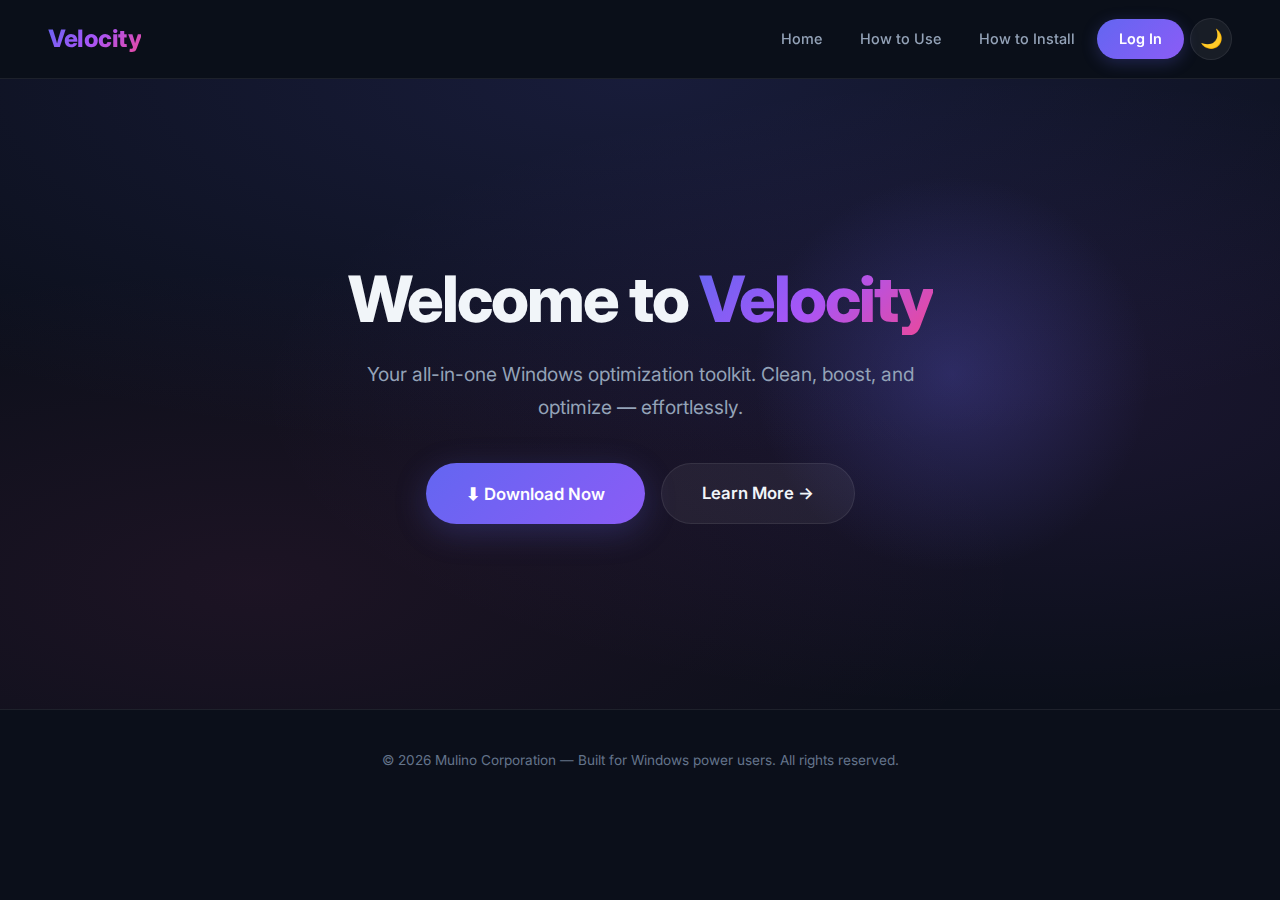
<file: home/index.html>
<!DOCTYPE html>
<html lang="en">

<head>
    <meta charset="UTF-8">
    <meta name="viewport" content="width=device-width, initial-scale=1.0">
    <meta name="description" content="Velocity home — your Windows optimization dashboard.">
    <title>Home — Velocity</title>
    <link rel="stylesheet" href="../style.css">
</head>

<body>
    <nav class="navbar">
        <a href="../index.html" class="navbar-logo">Velocity</a>
        <div class="nav-links">
            <a href="../index.html" class="nav-button">Home</a>
            <a href="../how-to-use/index.html" class="nav-button">How to Use</a>
            <a href="../how-to-install/index.html" class="nav-button">How to Install</a>
            <a href="../download/index.html" class="nav-button" id="navDownloadBtn" style="display:none;">Download</a>
            <a href="../profile/index.html" class="nav-button nav-profile" id="navProfileBtn"
                style="display:none;">Profile</a>
            <a href="#" class="nav-button nav-logout" id="navLogoutBtn" style="display:none;" onclick="logoutUser()">Log
                Out</a>
            <a href="../auth/index.html#login" class="nav-button nav-login" id="navLoginBtn">Log In</a>
            <button class="theme-toggle" id="themeToggle" onclick="toggleTheme()" title="Toggle theme">🌙</button>
        </div>
    </nav>

    <section class="hero" style="min-height:70vh;">
        <div class="hero-content">
            <h1 class="fade-in">Welcome to <span class="gradient-text">Velocity</span></h1>
            <p class="fade-in fade-in-delay-1">Your all-in-one Windows optimization toolkit. Clean, boost, and optimize
                — effortlessly.</p>
            <div class="fade-in fade-in-delay-2" style="display:flex;gap:16px;justify-content:center;flex-wrap:wrap;">
                <button class="btn-primary" id="downloadBtn">⬇ Download Now</button>
                <a href="../how-to-use/index.html" class="btn-secondary">Learn More →</a>
            </div>
        </div>
    </section>

    <footer class="footer">
        <p>© 2026 Mulino Corporation — Built for Windows power users. All rights reserved.</p>
    </footer>

    <script>
        function toggleTheme() {
            const current = document.documentElement.getAttribute('data-theme');
            const next = current === 'light' ? 'dark' : 'light';
            document.documentElement.setAttribute('data-theme', next);
            localStorage.setItem('velocity_theme', next);
            document.getElementById('themeToggle').textContent = next === 'light' ? '☀️' : '🌙';
        }
        (function () {
            const saved = localStorage.getItem('velocity_theme') || 'dark';
            if (saved === 'light') document.documentElement.setAttribute('data-theme', 'light');
            document.getElementById('themeToggle').textContent = saved === 'light' ? '☀️' : '🌙';
        })();

        document.addEventListener("DOMContentLoaded", () => {
            const key = localStorage.getItem('license_key');
            if (key && key.length === 16) {
                document.getElementById('navDownloadBtn').style.display = 'inline-block';
                document.getElementById('navProfileBtn').style.display = 'inline-block';
                document.getElementById('navLogoutBtn').style.display = 'inline-block';
                document.getElementById('navLoginBtn').style.display = 'none';
            }
        });

        function logoutUser() {
            localStorage.removeItem('license_key');
            localStorage.removeItem('user_email');
            localStorage.removeItem('user_name');
            location.reload();
        }

        document.getElementById('downloadBtn').addEventListener('click', () => {
            const key = localStorage.getItem('license_key');
            if (key && key.length === 16) {
                window.location.href = '../download/index.html';
            } else {
                window.location.href = '../auth/index.html';
            }
        });
    </script>
</body>

</html>
</file>
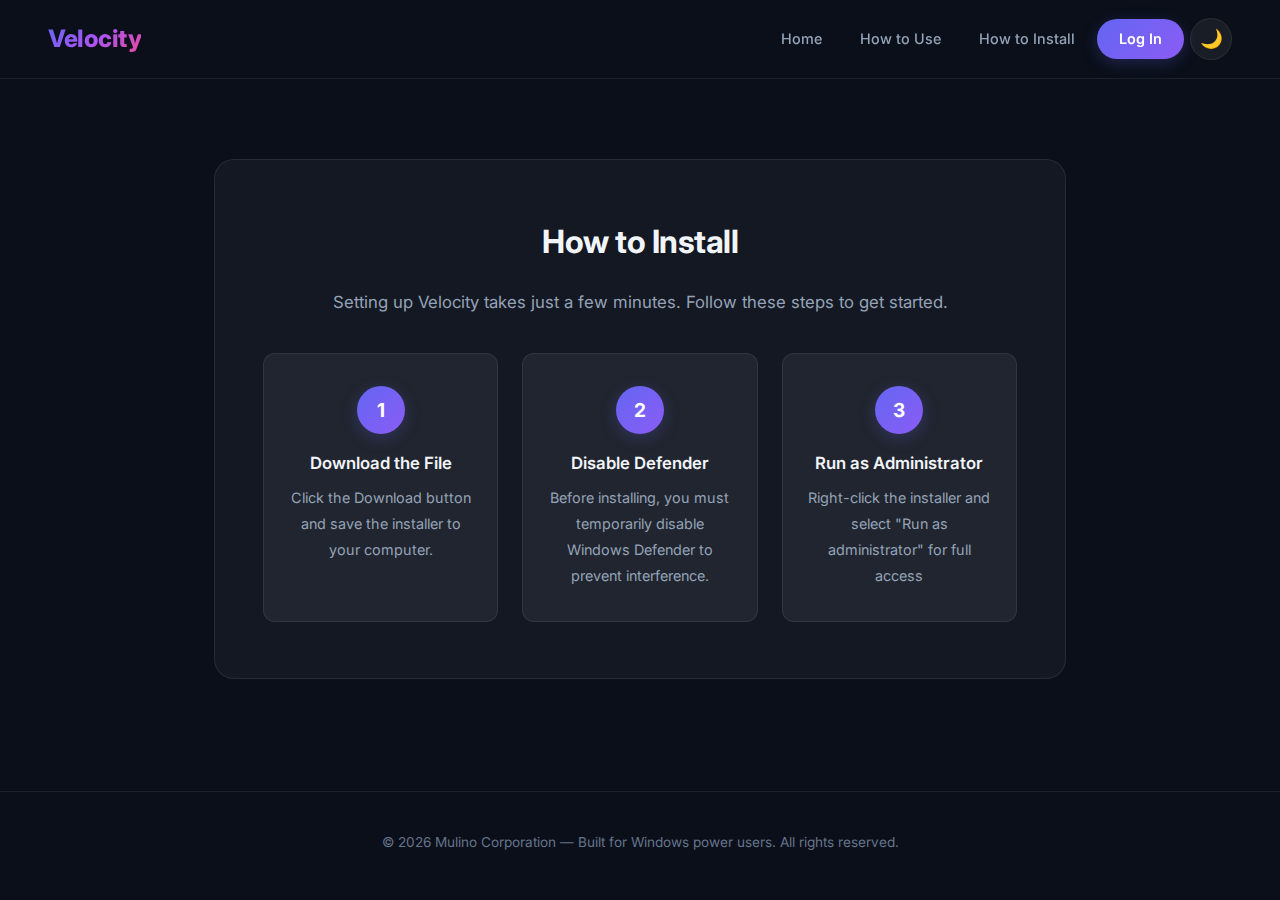
<file: how-to-install/index.html>
<!DOCTYPE html>
<html lang="en">

<head>
    <meta charset="UTF-8">
    <meta name="viewport" content="width=device-width, initial-scale=1.0">
    <meta name="description" content="How to install Velocity on your Windows PC.">
    <title>How to Install — Velocity</title>
    <link rel="stylesheet" href="../style.css">
</head>

<body>
    <nav class="navbar">
        <a href="../index.html" class="navbar-logo">Velocity</a>
        <div class="nav-links">
            <a href="../index.html" class="nav-button">Home</a>
            <a href="../how-to-use/index.html" class="nav-button">How to Use</a>
            <a href="index.html" class="nav-button">How to Install</a>
            <a href="../download/index.html" class="nav-button" id="navDownloadBtn" style="display:none;">Download</a>
            <a href="../profile/index.html" class="nav-button nav-profile" id="navProfileBtn"
                style="display:none;">Profile</a>
            <a href="#" class="nav-button nav-logout" id="navLogoutBtn" style="display:none;" onclick="logoutUser()">Log
                Out</a>
            <a href="../auth/index.html#login" class="nav-button nav-login" id="navLoginBtn">Log In</a>
            <button class="theme-toggle" id="themeToggle" onclick="toggleTheme()" title="Toggle theme">🌙</button>
        </div>
    </nav>

    <div class="content">
        <div class="section fade-in">
            <h2>How to Install</h2>
            <p>Setting up Velocity takes just a few minutes. Follow these steps to get started.</p>

            <div class="steps">
                <div class="step fade-in fade-in-delay-1">
                    <div class="step-number">1</div>
                    <h3>Download the File</h3>
                    <p>Click the Download button and save the installer to your computer.</p>
                </div>

                <div class="step fade-in">
                    <div class="step-number">2</div>
                    <h3>Disable Defender</h3>
                    <p>Before installing, you must temporarily disable Windows Defender to prevent interference.</p>
                </div>
                <div class="step fade-in fade-in-delay-2">
                    <div class="step-number">3</div>
                    <h3>Run as Administrator</h3>
                    <p>Right-click the installer and select "Run as administrator" for full access</p>
                </div>
            </div>
        </div>
    </div>

    <footer class="footer">
        <p>© 2026 Mulino Corporation — Built for Windows power users. All rights reserved.</p>
    </footer>

    <script>
        function toggleTheme() {
            const current = document.documentElement.getAttribute('data-theme');
            const next = current === 'light' ? 'dark' : 'light';
            document.documentElement.setAttribute('data-theme', next);
            localStorage.setItem('velocity_theme', next);
            document.getElementById('themeToggle').textContent = next === 'light' ? '☀️' : '🌙';
        }
        (function () {
            const saved = localStorage.getItem('velocity_theme') || 'dark';
            if (saved === 'light') document.documentElement.setAttribute('data-theme', 'light');
            document.getElementById('themeToggle').textContent = saved === 'light' ? '☀️' : '🌙';
        })();

        document.addEventListener("DOMContentLoaded", () => {
            const key = localStorage.getItem('license_key');
            if (key && key.length === 16) {
                document.getElementById('navDownloadBtn').style.display = 'inline-block';
                document.getElementById('navProfileBtn').style.display = 'inline-block';
                document.getElementById('navLogoutBtn').style.display = 'inline-block';
                document.getElementById('navLoginBtn').style.display = 'none';
            }
        });

        function logoutUser() {
            localStorage.removeItem('license_key');
            localStorage.removeItem('user_email');
            localStorage.removeItem('user_name');
            location.reload();
        }
    </script>
</body>

</html>
</file>
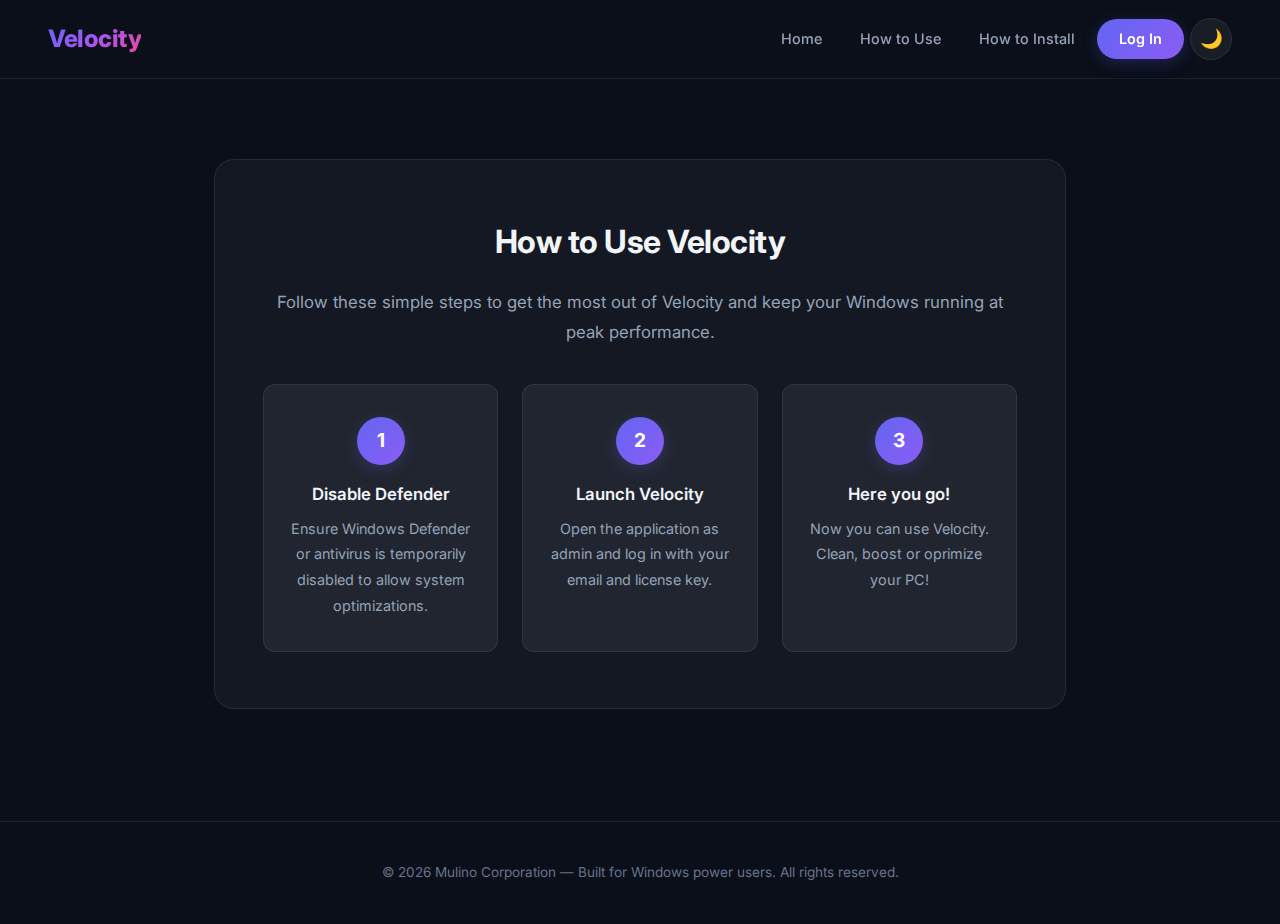
<file: how-to-use/index.html>
<!DOCTYPE html>
<html lang="en">

<head>
    <meta charset="UTF-8">
    <meta name="viewport" content="width=device-width, initial-scale=1.0">
    <meta name="description" content="Learn how to use Velocity to optimize your Windows PC.">
    <title>How to Use — Velocity</title>
    <link rel="stylesheet" href="../style.css">
</head>

<body>
    <nav class="navbar">
        <a href="../index.html" class="navbar-logo">Velocity</a>
        <div class="nav-links">
            <a href="../index.html" class="nav-button">Home</a>
            <a href="index.html" class="nav-button">How to Use</a>
            <a href="../how-to-install/index.html" class="nav-button">How to Install</a>
            <a href="../download/index.html" class="nav-button" id="navDownloadBtn" style="display:none;">Download</a>
            <a href="../profile/index.html" class="nav-button nav-profile" id="navProfileBtn"
                style="display:none;">Profile</a>
            <a href="#" class="nav-button nav-logout" id="navLogoutBtn" style="display:none;" onclick="logoutUser()">Log
                Out</a>
            <a href="../auth/index.html#login" class="nav-button nav-login" id="navLoginBtn">Log In</a>
            <button class="theme-toggle" id="themeToggle" onclick="toggleTheme()" title="Toggle theme">🌙</button>
        </div>
    </nav>

    <div class="content">
        <div class="section fade-in">
            <h2>How to Use Velocity</h2>
            <p>Follow these simple steps to get the most out of Velocity and keep your Windows running at peak
                performance.</p>

            <div class="steps">
                <div class="step fade-in">
                    <div class="step-number">1</div>
                    <h3>Disable Defender</h3>
                    <p>Ensure Windows Defender or antivirus is temporarily disabled to allow system optimizations.</p>
                </div>
                <div class="step fade-in fade-in-delay-1">
                    <div class="step-number">2</div>
                    <h3>Launch Velocity</h3>
                    <p>Open the application as admin and log in with your email and license key.</p>
                </div>
                <div class="step fade-in fade-in-delay-2">
                    <div class="step-number">3</div>
                    <h3>Here you go!</h3>
                    <p>Now you can use Velocity. Clean, boost or oprimize your PC!</p>
                </div>
            </div>
        </div>
    </div>

    <footer class="footer">
        <p>© 2026 Mulino Corporation — Built for Windows power users. All rights reserved.</p>
    </footer>

    <script>
        function toggleTheme() {
            const current = document.documentElement.getAttribute('data-theme');
            const next = current === 'light' ? 'dark' : 'light';
            document.documentElement.setAttribute('data-theme', next);
            localStorage.setItem('velocity_theme', next);
            document.getElementById('themeToggle').textContent = next === 'light' ? '☀️' : '🌙';
        }
        (function () {
            const saved = localStorage.getItem('velocity_theme') || 'dark';
            if (saved === 'light') document.documentElement.setAttribute('data-theme', 'light');
            document.getElementById('themeToggle').textContent = saved === 'light' ? '☀️' : '🌙';
        })();

        document.addEventListener("DOMContentLoaded", () => {
            const key = localStorage.getItem('license_key');
            if (key && key.length === 16) {
                document.getElementById('navDownloadBtn').style.display = 'inline-block';
                document.getElementById('navProfileBtn').style.display = 'inline-block';
                document.getElementById('navLogoutBtn').style.display = 'inline-block';
                document.getElementById('navLoginBtn').style.display = 'none';
            }
        });

        function logoutUser() {
            localStorage.removeItem('license_key');
            localStorage.removeItem('user_email');
            localStorage.removeItem('user_name');
            location.reload();
        }
    </script>
</body>

</html>
</file>
<file: style.css>
@import url('https://fonts.googleapis.com/css2?family=Inter:wght@400;500;600;700;800&display=swap');

/* ─── Dark Theme (Default) ─── */
:root {
    --bg-primary: #0b0f1a;
    --bg-secondary: #111827;
    --bg-card: rgba(255, 255, 255, 0.04);
    --bg-card-hover: rgba(255, 255, 255, 0.07);
    --glass: rgba(255, 255, 255, 0.06);
    --glass-border: rgba(255, 255, 255, 0.08);
    --navbar-bg: rgba(11, 15, 26, 0.85);
    --text-primary: #f1f5f9;
    --text-secondary: #94a3b8;
    --text-muted: #64748b;
    --accent: #6366f1;
    --accent-light: #818cf8;
    --accent-glow: rgba(99, 102, 241, 0.25);
    --success: #34d399;
    --danger: #f87171;
    --gradient-hero: linear-gradient(135deg, #6366f1 0%, #a855f7 50%, #ec4899 100%);
    --gradient-btn: linear-gradient(135deg, #6366f1 0%, #8b5cf6 100%);
    --radius-sm: 8px;
    --radius-md: 12px;
    --radius-lg: 20px;
    --radius-full: 50px;
    --shadow-sm: 0 2px 8px rgba(0, 0, 0, 0.3);
    --shadow-md: 0 8px 32px rgba(0, 0, 0, 0.4);
    --shadow-lg: 0 16px 48px rgba(0, 0, 0, 0.5);
    --shadow-glow: 0 0 40px var(--accent-glow);
}

/* ─── Light Theme ─── */
[data-theme="light"] {
    --bg-primary: #f8fafc;
    --bg-secondary: #ffffff;
    --bg-card: rgba(99, 102, 241, 0.04);
    --bg-card-hover: rgba(99, 102, 241, 0.08);
    --glass: rgba(99, 102, 241, 0.05);
    --glass-border: rgba(99, 102, 241, 0.12);
    --navbar-bg: rgba(248, 250, 252, 0.9);
    --text-primary: #1e293b;
    --text-secondary: #64748b;
    --text-muted: #94a3b8;
    --accent-glow: rgba(99, 102, 241, 0.15);
    --shadow-sm: 0 2px 8px rgba(0, 0, 0, 0.06);
    --shadow-md: 0 8px 32px rgba(0, 0, 0, 0.08);
    --shadow-lg: 0 16px 48px rgba(0, 0, 0, 0.1);
}

/* ─── Reset ─── */
*,
*::before,
*::after {
    margin: 0;
    padding: 0;
    box-sizing: border-box;
}

html {
    scroll-behavior: smooth;
}

body {
    font-family: 'Inter', -apple-system, BlinkMacSystemFont, 'Segoe UI', sans-serif;
    background: var(--bg-primary);
    color: var(--text-primary);
    line-height: 1.6;
    min-height: 100vh;
    overflow-x: hidden;
    transition: background 0.4s ease, color 0.4s ease;
}

/* ─── Navigation ─── */
.navbar {
    display: flex;
    justify-content: space-between;
    align-items: center;
    background: var(--navbar-bg);
    backdrop-filter: blur(20px);
    -webkit-backdrop-filter: blur(20px);
    padding: 18px 48px;
    border-bottom: 1px solid var(--glass-border);
    position: sticky;
    top: 0;
    z-index: 1000;
    transition: background 0.4s ease, border-color 0.4s ease;
}

.navbar-logo {
    font-size: 1.5rem;
    font-weight: 800;
    background: var(--gradient-hero);
    -webkit-background-clip: text;
    -webkit-text-fill-color: transparent;
    background-clip: text;
    text-decoration: none;
    letter-spacing: -0.5px;
}

.nav-links {
    display: flex;
    gap: 6px;
    align-items: center;
}

.nav-button {
    background: none;
    border: none;
    font-size: 0.9rem;
    font-weight: 500;
    color: var(--text-secondary);
    cursor: pointer;
    text-decoration: none;
    padding: 8px 16px;
    border-radius: var(--radius-full);
    transition: all 0.25s ease;
}

.nav-button:hover {
    color: var(--text-primary);
    background: var(--glass);
}

.nav-button.nav-login {
    color: #fff;
    background: var(--gradient-btn);
    font-weight: 600;
    padding: 8px 22px;
    box-shadow: 0 4px 16px var(--accent-glow);
}

.nav-button.nav-login:hover {
    transform: translateY(-1px);
    box-shadow: 0 6px 24px var(--accent-glow);
}

.nav-button.nav-profile {
    color: var(--accent);
    border: 1px solid rgba(99, 102, 241, 0.3);
    font-weight: 600;
}

.nav-button.nav-profile:hover {
    background: rgba(99, 102, 241, 0.08);
}

.nav-button.nav-logout {
    color: var(--danger);
    border: 1px solid rgba(248, 113, 113, 0.3);
    font-weight: 500;
}

.nav-button.nav-logout:hover {
    background: rgba(248, 113, 113, 0.1);
}

/* ─── Theme Toggle ─── */
.theme-toggle {
    width: 42px;
    height: 42px;
    border-radius: 50%;
    border: 1px solid var(--glass-border);
    background: var(--glass);
    cursor: pointer;
    display: flex;
    align-items: center;
    justify-content: center;
    font-size: 1.15rem;
    transition: all 0.3s ease;
    flex-shrink: 0;
}

.theme-toggle:hover {
    background: var(--bg-card-hover);
    transform: scale(1.1);
}

/* ─── Hero Section ─── */
.hero {
    position: relative;
    display: flex;
    flex-direction: column;
    align-items: center;
    justify-content: center;
    min-height: 90vh;
    padding: 80px 24px;
    text-align: center;
    overflow: hidden;
}

.hero::before {
    content: '';
    position: absolute;
    inset: 0;
    background:
        radial-gradient(ellipse 80% 60% at 50% 0%, rgba(99, 102, 241, 0.15), transparent),
        radial-gradient(ellipse 60% 50% at 80% 50%, rgba(168, 85, 247, 0.1), transparent),
        radial-gradient(ellipse 60% 50% at 20% 80%, rgba(236, 72, 153, 0.08), transparent);
    pointer-events: none;
    transition: opacity 0.4s ease;
}

[data-theme="light"] .hero::before {
    opacity: 0.6;
}

.hero::after {
    content: '';
    position: absolute;
    top: 15%;
    right: 10%;
    width: 400px;
    height: 400px;
    background: radial-gradient(circle, var(--accent-glow), transparent 70%);
    border-radius: 50%;
    animation: heroFloat 8s ease-in-out infinite;
    pointer-events: none;
}

@keyframes heroFloat {

    0%,
    100% {
        transform: translate(0, 0) scale(1);
        opacity: 0.5;
    }

    50% {
        transform: translate(-30px, 20px) scale(1.1);
        opacity: 0.8;
    }
}

.hero-content {
    position: relative;
    z-index: 1;
    max-width: 720px;
}

.hero-badge {
    display: inline-block;
    padding: 6px 16px;
    background: var(--glass);
    border: 1px solid var(--glass-border);
    border-radius: var(--radius-full);
    font-size: 0.85rem;
    font-weight: 500;
    color: var(--accent-light);
    margin-bottom: 24px;
    letter-spacing: 0.5px;
}

[data-theme="light"] .hero-badge {
    color: var(--accent);
}

.hero h1 {
    font-size: 4rem;
    font-weight: 800;
    line-height: 1.1;
    margin-bottom: 24px;
    letter-spacing: -2px;
}

.hero h1 .gradient-text {
    background: var(--gradient-hero);
    -webkit-background-clip: text;
    -webkit-text-fill-color: transparent;
    background-clip: text;
}

.hero p {
    font-size: 1.2rem;
    color: var(--text-secondary);
    margin-bottom: 40px;
    max-width: 560px;
    margin-left: auto;
    margin-right: auto;
    line-height: 1.7;
}

/* ─── Buttons ─── */
.btn-primary {
    display: inline-flex;
    align-items: center;
    gap: 8px;
    background: var(--gradient-btn);
    color: #fff;
    border: none;
    padding: 16px 40px;
    font-size: 1.05rem;
    font-weight: 600;
    font-family: 'Inter', sans-serif;
    border-radius: var(--radius-full);
    cursor: pointer;
    box-shadow: 0 8px 32px var(--accent-glow);
    transition: all 0.3s ease;
    text-decoration: none;
}

.btn-primary:hover {
    transform: translateY(-3px);
    box-shadow: 0 12px 40px rgba(99, 102, 241, 0.4);
}

.btn-primary:active {
    transform: translateY(-1px);
}

.btn-secondary {
    display: inline-flex;
    align-items: center;
    gap: 8px;
    background: var(--glass);
    color: var(--text-primary);
    border: 1px solid var(--glass-border);
    padding: 16px 40px;
    font-size: 1.05rem;
    font-weight: 600;
    font-family: 'Inter', sans-serif;
    border-radius: var(--radius-full);
    cursor: pointer;
    transition: all 0.3s ease;
    text-decoration: none;
}

.btn-secondary:hover {
    background: var(--bg-card-hover);
    transform: translateY(-2px);
}

/* ─── Features Section ─── */
.features {
    padding: 100px 24px;
    max-width: 1100px;
    margin: 0 auto;
}

.features-header {
    text-align: center;
    margin-bottom: 60px;
}

.features-header h2 {
    font-size: 2.5rem;
    font-weight: 700;
    margin-bottom: 16px;
    letter-spacing: -1px;
}

.features-header p {
    color: var(--text-secondary);
    font-size: 1.1rem;
    max-width: 500px;
    margin: 0 auto;
}

.features-grid {
    display: grid;
    grid-template-columns: repeat(3, 1fr);
    gap: 24px;
}

.feature-card {
    background: var(--bg-card);
    border: 1px solid var(--glass-border);
    border-radius: var(--radius-lg);
    padding: 40px 32px;
    transition: all 0.35s ease;
    position: relative;
    overflow: hidden;
}

.feature-card::before {
    content: '';
    position: absolute;
    top: 0;
    left: 0;
    right: 0;
    height: 2px;
    background: var(--gradient-hero);
    opacity: 0;
    transition: opacity 0.35s ease;
}

.feature-card:hover {
    background: var(--bg-card-hover);
    transform: translateY(-4px);
    border-color: rgba(99, 102, 241, 0.2);
}

.feature-card:hover::before {
    opacity: 1;
}

.feature-icon {
    width: 52px;
    height: 52px;
    background: var(--glass);
    border: 1px solid var(--glass-border);
    border-radius: var(--radius-md);
    display: flex;
    align-items: center;
    justify-content: center;
    font-size: 1.5rem;
    margin-bottom: 20px;
}

.feature-card h3 {
    font-size: 1.2rem;
    font-weight: 600;
    margin-bottom: 10px;
}

.feature-card p {
    color: var(--text-secondary);
    font-size: 0.95rem;
    line-height: 1.6;
}

/* ─── Content Sections ─── */
.content {
    max-width: 900px;
    margin: 0 auto;
    padding: 80px 24px;
}

.section {
    background: var(--bg-card);
    border: 1px solid var(--glass-border);
    border-radius: var(--radius-lg);
    padding: 56px 48px;
    margin-bottom: 32px;
    transition: background 0.4s, border-color 0.4s;
}

.section h2 {
    font-size: 2rem;
    font-weight: 700;
    margin-bottom: 20px;
    text-align: center;
    letter-spacing: -0.5px;
}

.section p {
    font-size: 1.05rem;
    color: var(--text-secondary);
    line-height: 1.8;
    margin-bottom: 16px;
    text-align: center;
}

/* ─── Steps ─── */
.steps {
    display: grid;
    grid-template-columns: repeat(auto-fit, minmax(220px, 1fr));
    gap: 24px;
    margin-top: 36px;
}

.step {
    text-align: center;
    padding: 32px 20px;
    background: var(--glass);
    border: 1px solid var(--glass-border);
    border-radius: var(--radius-md);
    transition: all 0.3s ease;
}

.step:hover {
    background: var(--bg-card-hover);
    transform: translateY(-2px);
}

.step-number {
    display: inline-flex;
    align-items: center;
    justify-content: center;
    width: 48px;
    height: 48px;
    background: var(--gradient-btn);
    color: white;
    font-weight: 700;
    font-size: 1.2rem;
    border-radius: 50%;
    margin-bottom: 16px;
    box-shadow: 0 4px 16px var(--accent-glow);
}

.step h3 {
    font-size: 1.05rem;
    font-weight: 600;
    margin-bottom: 8px;
}

.step p {
    margin: 0;
    font-size: 0.9rem;
    color: var(--text-secondary);
    text-align: center;
}

/* ─── Auth Forms ─── */
.auth-container {
    min-height: calc(100vh - 61px);
    display: flex;
    align-items: center;
    justify-content: center;
    padding: 40px 24px;
    position: relative;
}

.auth-container::before {
    content: '';
    position: absolute;
    inset: 0;
    background:
        radial-gradient(ellipse 60% 40% at 50% 30%, rgba(99, 102, 241, 0.08), transparent),
        radial-gradient(ellipse 40% 40% at 80% 70%, rgba(168, 85, 247, 0.06), transparent);
    pointer-events: none;
}

.auth-card {
    position: relative;
    background: var(--bg-secondary);
    border: 1px solid var(--glass-border);
    border-radius: var(--radius-lg);
    padding: 48px 40px;
    width: 100%;
    max-width: 420px;
    box-shadow: var(--shadow-lg);
    transition: background 0.4s, border-color 0.4s, box-shadow 0.4s;
}

.auth-card h2 {
    font-size: 1.8rem;
    font-weight: 700;
    margin-bottom: 8px;
    text-align: center;
}

.auth-card .auth-subtitle {
    color: var(--text-secondary);
    font-size: 0.95rem;
    text-align: center;
    margin-bottom: 32px;
}

.form-group {
    margin-bottom: 20px;
}

.form-group label {
    display: block;
    font-weight: 500;
    color: var(--text-secondary);
    font-size: 0.9rem;
    margin-bottom: 6px;
}

.form-group input {
    width: 100%;
    padding: 12px 16px;
    background: var(--glass);
    border: 1px solid var(--glass-border);
    border-radius: var(--radius-sm);
    color: var(--text-primary);
    font-size: 0.95rem;
    font-family: 'Inter', sans-serif;
    transition: all 0.25s ease;
    outline: none;
}

.form-group input:focus {
    border-color: var(--accent);
    box-shadow: 0 0 0 3px var(--accent-glow);
}

.form-group input::placeholder {
    color: var(--text-muted);
}

.btn-auth {
    width: 100%;
    padding: 14px;
    background: var(--gradient-btn);
    color: #fff;
    border: none;
    border-radius: var(--radius-full);
    font-size: 1rem;
    font-weight: 600;
    font-family: 'Inter', sans-serif;
    cursor: pointer;
    box-shadow: 0 6px 24px var(--accent-glow);
    transition: all 0.3s ease;
    margin-top: 8px;
}

.btn-auth:hover {
    transform: translateY(-2px);
    box-shadow: 0 8px 32px rgba(99, 102, 241, 0.4);
}

.btn-auth:active {
    transform: translateY(0);
}

.btn-auth:disabled {
    opacity: 0.6;
    cursor: not-allowed;
    transform: none;
}

.auth-toggle {
    margin-top: 24px;
    text-align: center;
    font-size: 0.9rem;
    color: var(--text-secondary);
}

.auth-toggle a {
    color: var(--accent-light);
    text-decoration: none;
    font-weight: 500;
    transition: color 0.2s;
}

[data-theme="light"] .auth-toggle a {
    color: var(--accent);
}

.auth-toggle a:hover {
    color: var(--accent);
    text-decoration: underline;
}

.result-message {
    margin-top: 20px;
    padding: 12px 16px;
    border-radius: var(--radius-sm);
    font-size: 0.9rem;
    font-weight: 500;
    text-align: center;
    display: none;
}

.result-message.success {
    background: rgba(52, 211, 153, 0.1);
    border: 1px solid rgba(52, 211, 153, 0.2);
    color: var(--success);
}

.result-message.error {
    background: rgba(248, 113, 113, 0.1);
    border: 1px solid rgba(248, 113, 113, 0.2);
    color: var(--danger);
}

.license-display {
    margin-top: 16px;
    padding: 12px;
    background: var(--glass);
    border: 1px solid var(--glass-border);
    border-radius: var(--radius-sm);
}

.license-display input {
    width: 100%;
    background: transparent;
    border: none;
    color: var(--accent-light);
    font-size: 1.1rem;
    font-weight: 600;
    text-align: center;
    font-family: 'Courier New', monospace;
    letter-spacing: 2px;
    outline: none;
}

[data-theme="light"] .license-display input {
    color: var(--accent);
}

/* ─── Profile Page ─── */
.profile-container {
    min-height: calc(100vh - 61px);
    display: flex;
    align-items: center;
    justify-content: center;
    padding: 40px 24px;
    position: relative;
}

.profile-container::before {
    content: '';
    position: absolute;
    inset: 0;
    background:
        radial-gradient(ellipse 60% 40% at 50% 20%, rgba(99, 102, 241, 0.06), transparent),
        radial-gradient(ellipse 40% 40% at 80% 70%, rgba(168, 85, 247, 0.04), transparent);
    pointer-events: none;
}

.profile-card {
    position: relative;
    background: var(--bg-secondary);
    border: 1px solid var(--glass-border);
    border-radius: var(--radius-lg);
    padding: 48px 40px;
    width: 100%;
    max-width: 480px;
    box-shadow: var(--shadow-lg);
    transition: background 0.4s, border-color 0.4s;
}

.profile-avatar {
    width: 80px;
    height: 80px;
    background: var(--gradient-hero);
    border-radius: 50%;
    display: flex;
    align-items: center;
    justify-content: center;
    font-size: 2rem;
    color: white;
    margin: 0 auto 24px;
    box-shadow: 0 8px 32px var(--accent-glow);
}

.profile-card h2 {
    text-align: center;
    font-size: 1.6rem;
    font-weight: 700;
    margin-bottom: 4px;
}

.profile-card .profile-email {
    text-align: center;
    color: var(--text-secondary);
    font-size: 0.9rem;
    margin-bottom: 32px;
}

.profile-info {
    display: flex;
    flex-direction: column;
    gap: 16px;
}

.profile-row {
    display: flex;
    justify-content: space-between;
    align-items: center;
    padding: 14px 18px;
    background: var(--glass);
    border: 1px solid var(--glass-border);
    border-radius: var(--radius-sm);
    transition: background 0.3s;
}

.profile-row:hover {
    background: var(--bg-card-hover);
}

.profile-row-label {
    font-size: 0.85rem;
    font-weight: 500;
    color: var(--text-secondary);
    text-transform: uppercase;
    letter-spacing: 0.5px;
}

.profile-row-value {
    font-size: 0.95rem;
    font-weight: 600;
    color: var(--text-primary);
}

.profile-row-value.license-key {
    font-family: 'Courier New', monospace;
    color: var(--accent-light);
    letter-spacing: 1px;
    cursor: pointer;
}

[data-theme="light"] .profile-row-value.license-key {
    color: var(--accent);
}

.profile-row-value.status-active {
    color: var(--success);
}

.profile-row-value.status-expired {
    color: var(--danger);
}

.profile-actions {
    margin-top: 28px;
    text-align: center;
}

.btn-copy {
    background: var(--glass);
    color: var(--accent-light);
    border: 1px solid var(--glass-border);
    padding: 10px 28px;
    border-radius: var(--radius-full);
    font-size: 0.9rem;
    font-weight: 500;
    font-family: 'Inter', sans-serif;
    cursor: pointer;
    transition: all 0.25s ease;
}

[data-theme="light"] .btn-copy {
    color: var(--accent);
}

.btn-copy:hover {
    background: var(--bg-card-hover);
    transform: translateY(-1px);
}

/* ─── Download Section ─── */
.download-hero {
    text-align: center;
    padding: 100px 24px 60px;
    max-width: 700px;
    margin: 0 auto;
}

.download-hero h2 {
    font-size: 2.5rem;
    font-weight: 700;
    margin-bottom: 16px;
}

.download-hero p {
    color: var(--text-secondary);
    font-size: 1.1rem;
    margin-bottom: 40px;
}

.download-btn {
    background: var(--gradient-btn);
    color: white;
    border: none;
    padding: 18px 48px;
    font-size: 1.1rem;
    font-weight: 600;
    font-family: 'Inter', sans-serif;
    border-radius: var(--radius-full);
    cursor: pointer;
    box-shadow: 0 8px 32px var(--accent-glow);
    transition: all 0.3s ease;
}

.download-btn:hover {
    transform: translateY(-3px);
    box-shadow: 0 12px 40px rgba(99, 102, 241, 0.4);
}

.download-meta {
    margin-top: 16px;
    color: var(--text-muted);
    font-size: 0.9rem;
}

.download-instructions {
    margin-top: 40px;
    text-align: left;
    max-width: 500px;
    margin-left: auto;
    margin-right: auto;
    background: var(--bg-card);
    border: 1px solid var(--glass-border);
    padding: 28px;
    border-radius: var(--radius-md);
}

.download-instructions h3 {
    margin-bottom: 16px;
    font-size: 1.1rem;
    font-weight: 600;
}

.download-instructions ol {
    padding-left: 20px;
    color: var(--text-secondary);
    line-height: 2;
    font-size: 0.95rem;
}

.download-instructions b {
    color: var(--text-primary);
}

/* ─── Registration on Landing ─── */
.registration {
    padding: 80px 24px;
    max-width: 480px;
    margin: 0 auto;
}

.registration h2 {
    font-size: 2rem;
    font-weight: 700;
    text-align: center;
    margin-bottom: 8px;
}

.registration .reg-subtitle {
    text-align: center;
    color: var(--text-secondary);
    margin-bottom: 32px;
    font-size: 0.95rem;
}

.registration-card {
    background: var(--bg-card);
    border: 1px solid var(--glass-border);
    border-radius: var(--radius-lg);
    padding: 40px 36px;
    transition: background 0.4s, border-color 0.4s;
}

/* ─── Footer ─── */
.footer {
    border-top: 1px solid var(--glass-border);
    padding: 40px 48px;
    text-align: center;
    color: var(--text-muted);
    font-size: 0.85rem;
    transition: border-color 0.4s;
}

.footer a {
    color: var(--accent-light);
    text-decoration: none;
}

[data-theme="light"] .footer a {
    color: var(--accent);
}

.footer a:hover {
    text-decoration: underline;
}

/* ─── Utility ─── */
.text-center {
    text-align: center;
}

.mt-4 {
    margin-top: 16px;
}

.mt-8 {
    margin-top: 32px;
}

/* ─── Animations ─── */
@keyframes fadeInUp {
    from {
        opacity: 0;
        transform: translateY(24px);
    }

    to {
        opacity: 1;
        transform: translateY(0);
    }
}

.fade-in {
    animation: fadeInUp 0.6s ease-out both;
}

.fade-in-delay-1 {
    animation-delay: 0.1s;
}

.fade-in-delay-2 {
    animation-delay: 0.2s;
}

.fade-in-delay-3 {
    animation-delay: 0.3s;
}

/* ─── Responsive ─── */
@media (max-width: 768px) {
    .navbar {
        padding: 14px 20px;
        flex-direction: column;
        gap: 12px;
    }

    .nav-links {
        gap: 4px;
        flex-wrap: wrap;
        justify-content: center;
    }

    .hero {
        min-height: 70vh;
        padding: 60px 20px;
    }

    .hero h1 {
        font-size: 2.5rem;
    }

    .hero p {
        font-size: 1.05rem;
    }

    .features-grid {
        grid-template-columns: 1fr;
        gap: 16px;
    }

    .section {
        padding: 36px 24px;
    }

    .auth-card {
        padding: 36px 24px;
    }

    .profile-card {
        padding: 36px 24px;
    }

    .footer {
        padding: 30px 20px;
    }
}
</file>
